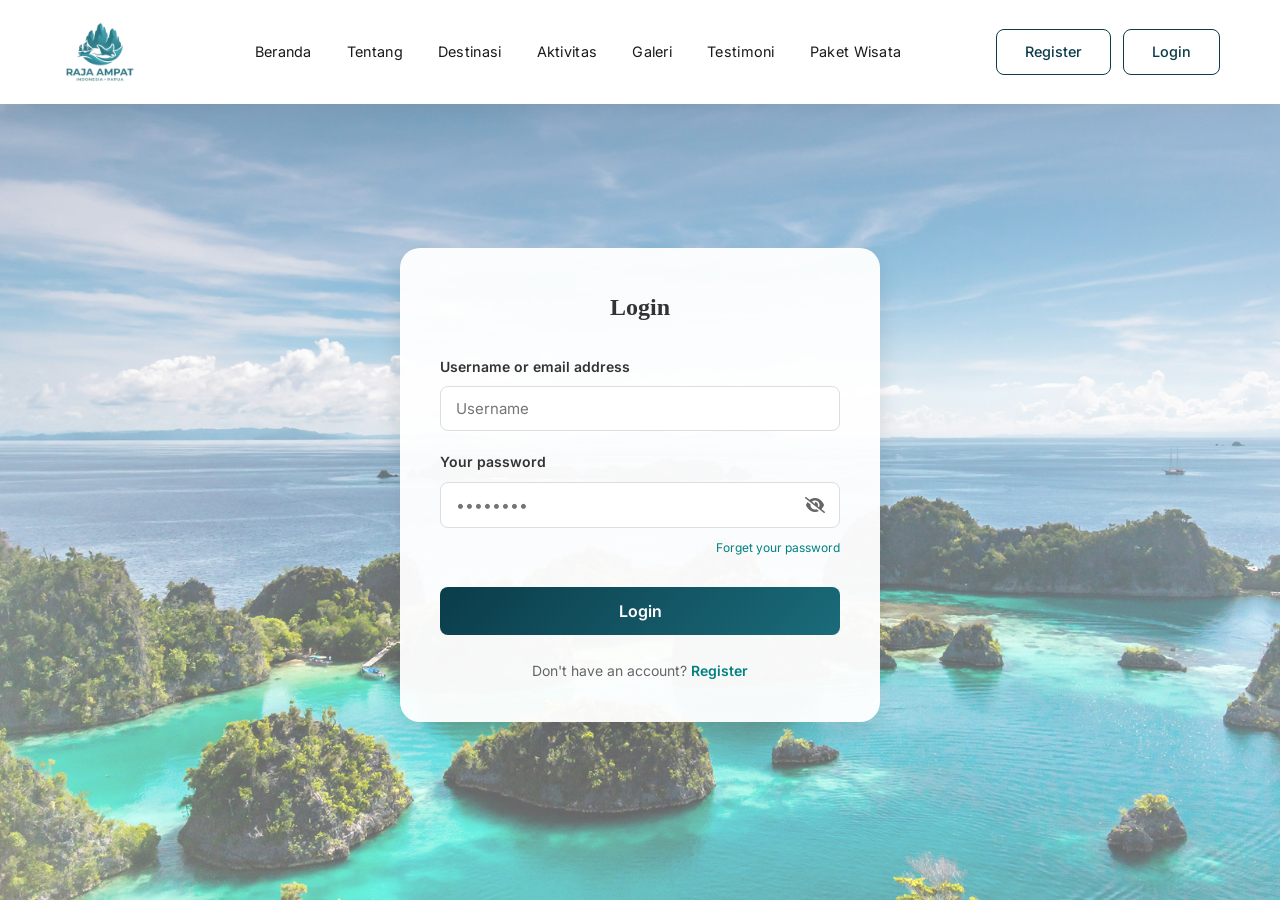
<file: login.html>
<!DOCTYPE html>
<html lang="id">
<head>
    <meta charset="UTF-8">
    <meta name="viewport" content="width=device-width, initial-scale=1.0">
    <title>Login - Raja Ampat</title>
    
    <link rel="preconnect" href="https://fonts.googleapis.com">
    <link href="https://fonts.googleapis.com/css2?family=Inter:wght@400;500;600;700&display=swap" rel="stylesheet">
    <link rel="stylesheet" href="https://cdnjs.cloudflare.com/ajax/libs/font-awesome/6.0.0/css/all.min.css">

    <link rel="stylesheet" href="./assets/css/index.css">
    <link rel="stylesheet" href="./assets/css/auth.css">
</head>
<body class="auth-page">
    <div class="auth-overlay">
        
        <!-- NAVBAR -->
        <nav class="navbar scrolled" id="navbar">
            <div class="nav-logo">
                <img src="./assets/images/logo/logo.png" alt="Raja Ampat Logo">
            </div>

            <ul class="nav-links" id="navLinks">
                <li><a href="index.html#beranda">Beranda</a></li>
                <li><a href="index.html#tentang">Tentang</a></li>
                <li><a href="index.html#destinasi">Destinasi</a></li>
                <li><a href="index.html#aktivitas">Aktivitas</a></li>
                <li><a href="index.html#galeri">Galeri</a></li>
                <li><a href="index.html#testimoni">Testimoni</a></li>
                <li><a href="index.html#paket">Paket Wisata</a></li>
                <li class="nav-mobile-buttons" id="navMobileButtonsContainer">
                    <a href="./register.html" class="nav-btn nav-btn-mobile">Register</a>
                    <a href="./login.html" class="nav-btn nav-btn-mobile">Login</a>
                </li>
            </ul>

            <div class="nav-buttons" id="navButtonsContainer">
                <a href="./register.html" class="nav-btn nav-btn-desktop">Register</a>
                <a href="./login.html" class="nav-btn nav-btn-desktop">Login</a>
            </div>

            <button class="nav-hamburger" id="navHamburger" aria-label="Toggle menu">
                <span></span>
                <span></span>
                <span></span>
            </button>
        </nav>
        <div class="nav-overlay" id="navOverlay"></div>

        <main class="auth-main">
            <div class="auth-card">
                <h1 class="auth-title">Login</h1>
                
                <form id="loginForm">
                    <div class="form-group">
                        <label for="username">Username or email address</label>
                        <input type="text" id="username" placeholder="Username" required>
                    </div>

                    <div class="form-group">
                        <label for="password">Your password</label>
                        <div class="input-wrapper">
                            <input type="password" id="password" placeholder="••••••••" required>
                            <button type="button" class="toggle-password">
                                <i class="fas fa-eye-slash"></i>
                            </button>
                        </div>
                    </div>

                    <a href="#" target="_blank" class="forget-password">Forget your password</a>

                    <button type="submit" class="btn-primary">Login</button>
                </form>

                <p class="auth-footer">Don't have an account? <a href="register.html">Register</a></p>
            </div>
        </main>

    </div>
    
    <script src="./assets/js/auth.js"></script>
    <script src="./assets/js/navbar.js"></script>
</body>
</html>
</file>
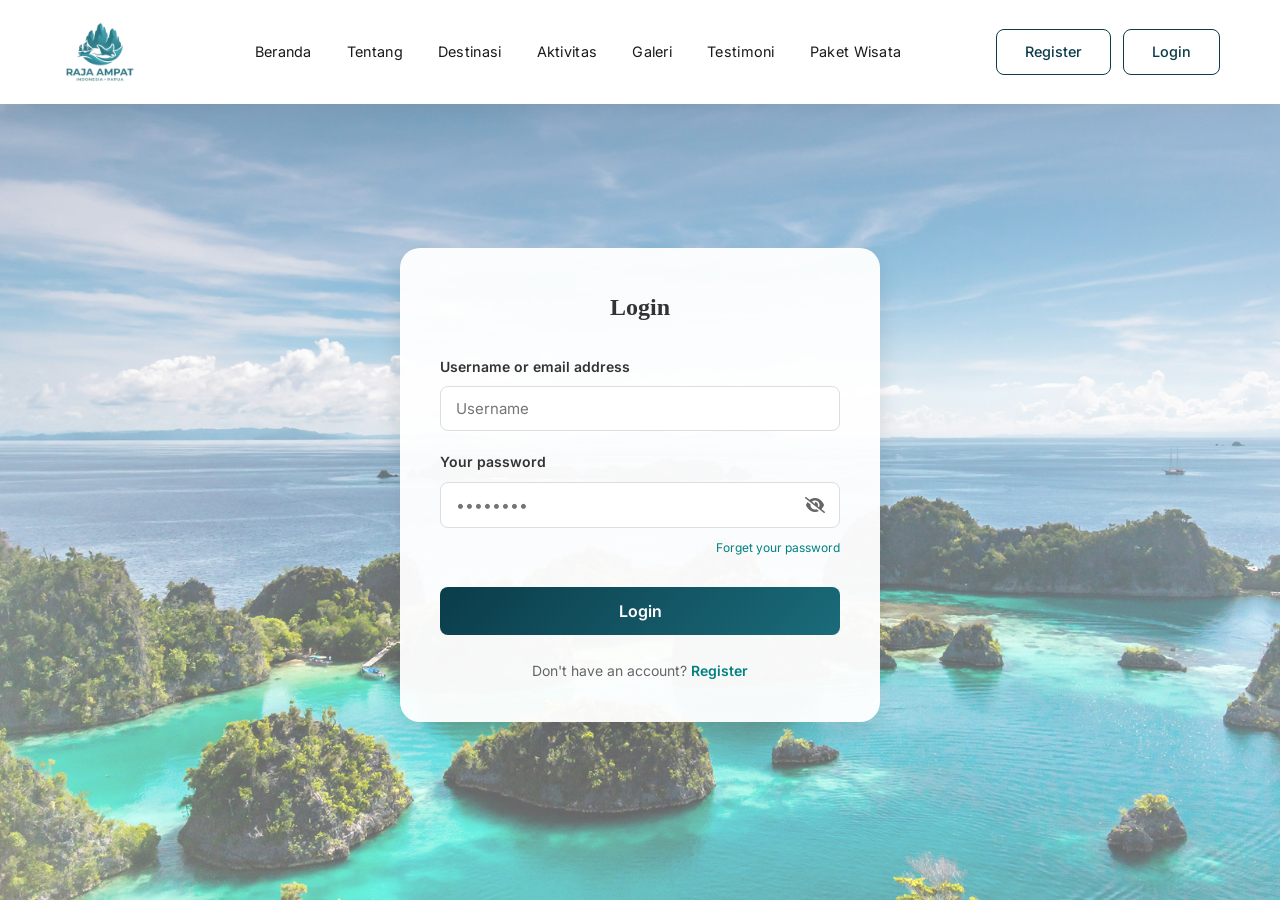
<file: order.html>
<!DOCTYPE html>
<html lang="id">
<head>
    <meta charset="UTF-8">
    <meta name="viewport" content="width=device-width, initial-scale=1.0">
    <title>Pemesanan Paket Wisata - Raja Ampat</title>
    
    <link rel="preconnect" href="https://fonts.googleapis.com">
    <link href="https://fonts.googleapis.com/css2?family=Inter:wght@400;500;600;700&display=swap" rel="stylesheet">
    <link rel="stylesheet" href="https://cdnjs.cloudflare.com/ajax/libs/font-awesome/6.0.0/css/all.min.css">

    <link rel="stylesheet" href="./assets/css/index.css">
    <link rel="stylesheet" href="./assets/css/auth.css">
    <link rel="stylesheet" href="./assets/css/order.css">
</head>
<body class="auth-page">
    <div class="auth-overlay">
        
        <!-- NAVBAR -->
        <nav class="navbar scrolled" id="navbar">
            <div class="nav-logo">
                <img src="./assets/images/logo/logo.png" alt="Raja Ampat Logo">
            </div>

            <ul class="nav-links" id="navLinks">
                <li><a href="index.html#beranda">Beranda</a></li>
                <li><a href="index.html#tentang">Tentang</a></li>
                <li><a href="index.html#destinasi">Destinasi</a></li>
                <li><a href="index.html#aktivitas">Aktivitas</a></li>
                <li><a href="index.html#galeri">Galeri</a></li>
                <li><a href="index.html#testimoni">Testimoni</a></li>
                <li><a href="index.html#paket">Paket Wisata</a></li>
                <li class="nav-mobile-buttons" id="navMobileButtonsContainer">
                    <a href="./register.html" class="nav-btn nav-btn-mobile">Register</a>
                    <a href="./login.html" class="nav-btn nav-btn-mobile">Login</a>
                </li>
            </ul>

            <div class="nav-buttons" id="navButtonsContainer">
                <a href="./register.html" class="nav-btn nav-btn-desktop">Register</a>
                <a href="./login.html" class="nav-btn nav-btn-desktop">Login</a>
            </div>

            <button class="nav-hamburger" id="navHamburger" aria-label="Toggle menu">
                <span></span>
                <span></span>
                <span></span>
            </button>
        </nav>
        <div class="nav-overlay" id="navOverlay"></div>
        

        <main class="auth-main" style="padding-top: 120px; padding-bottom: 50px;">
            <div class="auth-card" style="max-width: 600px; text-align: left;">
                <h1 class="auth-title" style="text-align: center; margin-bottom: 20px;">Form Pemesanan Paket Wisata</h1>
                
                <form id="orderForm">
                    <div class="form-group">
                        <label for="namaPemesan">Nama Pemesan</label>
                        <input type="text" id="namaPemesan" required disabled placeholder="Masukkan nama lengkap">
                    </div>

                    <div class="form-group">
                        <label for="nomorTelp">Nomor Telp/HP</label>
                        <input type="tel" id="nomorTelp" required placeholder="Contoh: 08123456789">
                    </div>

                    <div class="form-group">
                        <label for="waktuPerjalanan">Waktu Pelaksanaan Perjalanan (Hari)</label>
                        <input type="number" id="waktuPerjalanan" min="1" required placeholder="Contoh: 2">
                    </div>

                    <div class="form-group">
                        <label for="jumlahPeserta">Jumlah Peserta</label>
                        <input type="number" id="jumlahPeserta" min="1" required placeholder="Contoh: 2">
                    </div>

                    <div class="form-group">
                        <label>Pilihan Paket Perjalanan</label>
                        <div class="checkbox-group">
                            
                            <label class="checkbox-item" style="display: flex; align-items: center; gap: 15px;">
                                <input type="radio" name="paketWisata" class="layanan-radio" value="1000000" id="paketHemat" required style="margin-top: 5px;">
                                <div>
                                    <strong style="display: block; color: #1a4d4d;">Paket Hemat (Rp 1.000.000 / hari)</strong>
                                    <span style="font-size: 13px; color: #666; display: block; margin-top: 4px;">Fasilitas: Homestay, transport reguler, makan 2x sehari.</span>
                                </div>
                            </label>

                            <label class="checkbox-item" style="display: flex; align-items: center; gap: 15px;">
                                <input type="radio" name="paketWisata" class="layanan-radio" value="1500000" id="paketSantai" style="margin-top: 5px;">
                                <div>
                                    <strong style="display: block; color: #1a4d4d;">Paket Santai (Rp 1.500.000 / hari)</strong>
                                    <span style="font-size: 13px; color: #666; display: block; margin-top: 4px;">Fasilitas: Hotel standar, snorkeling, makan 3x sehari.</span>
                                </div>
                            </label>

                            <label class="checkbox-item" style="display: flex; align-items: center; gap: 15px;">
                                <input type="radio" name="paketWisata" class="layanan-radio" value="2500000" id="paketPuas" style="margin-top: 5px;">
                                <div>
                                    <strong style="display: block; color: #1a4d4d;">Paket Puas (Rp 2.500.000 / hari)</strong>
                                    <span style="font-size: 13px; color: #666; display: block; margin-top: 4px;">Fasilitas: Resort premium, diving, drone, makan 3x sehari.</span>
                                </div>
                            </label>

                        </div>
                    </div>

                    <div class="form-group">
                        <label for="hargaPaket">Harga Paket Perjalanan</label>
                        <input type="text" id="hargaPaket" readonly value="Rp 0">
                    </div>

                    <div class="form-group">
                        <label for="jumlahTagihan">Jumlah Tagihan</label>
                        <input type="text" id="jumlahTagihan" readonly value="Rp 0">
                    </div>

                    <div class="btn-container">
                        <a href="index.html" class="btn-cancel">Batal</a>
                        <button type="submit" class="btn-primary" style="margin-top: 0;">Simpan</button>
                    </div>
                </form>
            </div>
        </main>

    </div>

    <script src="./assets/js/order.js"></script>
    <script src="./assets/js/auth.js"></script>
    <script src="./assets/js/navbar.js"></script>
</body>
</html>
</file>
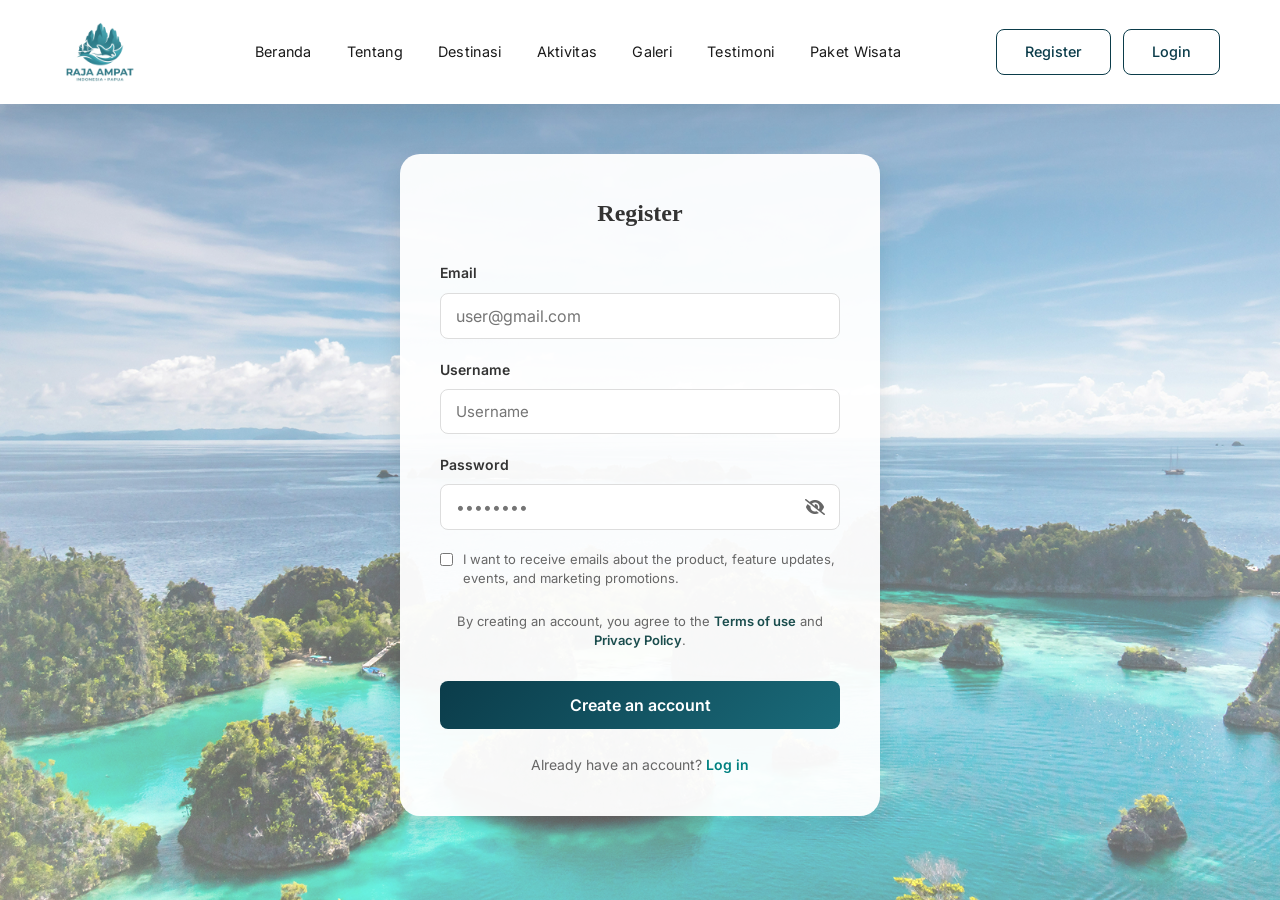
<file: register.html>
<!DOCTYPE html>
<html lang="id">
<head>
    <meta charset="UTF-8">
    <meta name="viewport" content="width=device-width, initial-scale=1.0">
    <title>Register - Raja Ampat</title>
    
    <link rel="preconnect" href="https://fonts.googleapis.com">
    <link href="https://fonts.googleapis.com/css2?family=Inter:wght@400;500;600;700&display=swap" rel="stylesheet">
    <link rel="stylesheet" href="https://cdnjs.cloudflare.com/ajax/libs/font-awesome/6.0.0/css/all.min.css">

    <link rel="stylesheet" href="./assets/css/index.css">
    <link rel="stylesheet" href="./assets/css/auth.css">
</head>
<body class="auth-page">
    <div class="auth-overlay">
        
        <!-- NAVBAR -->
        <nav class="navbar scrolled" id="navbar">
            <div class="nav-logo">
                <img src="./assets/images/logo/logo.png" alt="Raja Ampat Logo">
            </div>

            <ul class="nav-links" id="navLinks">
                <li><a href="index.html#beranda">Beranda</a></li>
                <li><a href="index.html#tentang">Tentang</a></li>
                <li><a href="index.html#destinasi">Destinasi</a></li>
                <li><a href="index.html#aktivitas">Aktivitas</a></li>
                <li><a href="index.html#galeri">Galeri</a></li>
                <li><a href="index.html#testimoni">Testimoni</a></li>
                <li><a href="index.html#paket">Paket Wisata</a></li>
                <li class="nav-mobile-buttons" id="navMobileButtonsContainer">
                    <a href="./register.html" class="nav-btn nav-btn-mobile">Register</a>
                    <a href="./login.html" class="nav-btn nav-btn-mobile">Login</a>
                </li>
            </ul>

            <div class="nav-buttons" id="navButtonsContainer">
                <a href="./register.html" class="nav-btn nav-btn-desktop">Register</a>
                <a href="./login.html" class="nav-btn nav-btn-desktop">Login</a>
            </div>

            <button class="nav-hamburger" id="navHamburger" aria-label="Toggle menu">
                <span></span>
                <span></span>
                <span></span>
            </button>
        </nav>
        <div class="nav-overlay" id="navOverlay"></div>

        <main class="auth-main">
            <div class="auth-card">
                <h1 class="auth-title">Register</h1>
                
                <form id="registerForm">
                    <div class="form-group">
                        <label for="email">Email</label>
                        <input type="email" id="email" placeholder="user@gmail.com" required>
                    </div>

                    <div class="form-group">
                        <label for="reg-username">Username</label>
                        <input type="text" id="reg-username" placeholder="Username" required>
                    </div>

                    <div class="form-group">
                        <label for="reg-password">Password</label>
                        <div class="input-wrapper">
                            <input type="password" id="reg-password" placeholder="••••••••" required>
                            <button type="button" class="toggle-password">
                                <i class="fas fa-eye-slash"></i>
                            </button>
                        </div>
                    </div>

                    <div class="terms-group">
                        <input type="checkbox" id="terms" name="terms" required>
                        <label for="terms">
                            I want to receive emails about the product, feature updates, events, and marketing promotions.
                        </label>
                    </div>

                    <p class="terms-text">By creating an account, you agree to the <a href="#" target="_blank">Terms of use</a> and <a href="#" target="_blank">Privacy Policy</a>.</p>
                    <button type="submit" class="btn-primary">Create an account</button>
                </form>

                <p class="auth-footer">Already have an account? <a href="login.html">Log in</a></p>
            </div>
        </main>

    </div>
    <script src="./assets/js/auth.js"></script>
    <script src="./assets/js/navbar.js"></script>
</body>
</html>
</file>
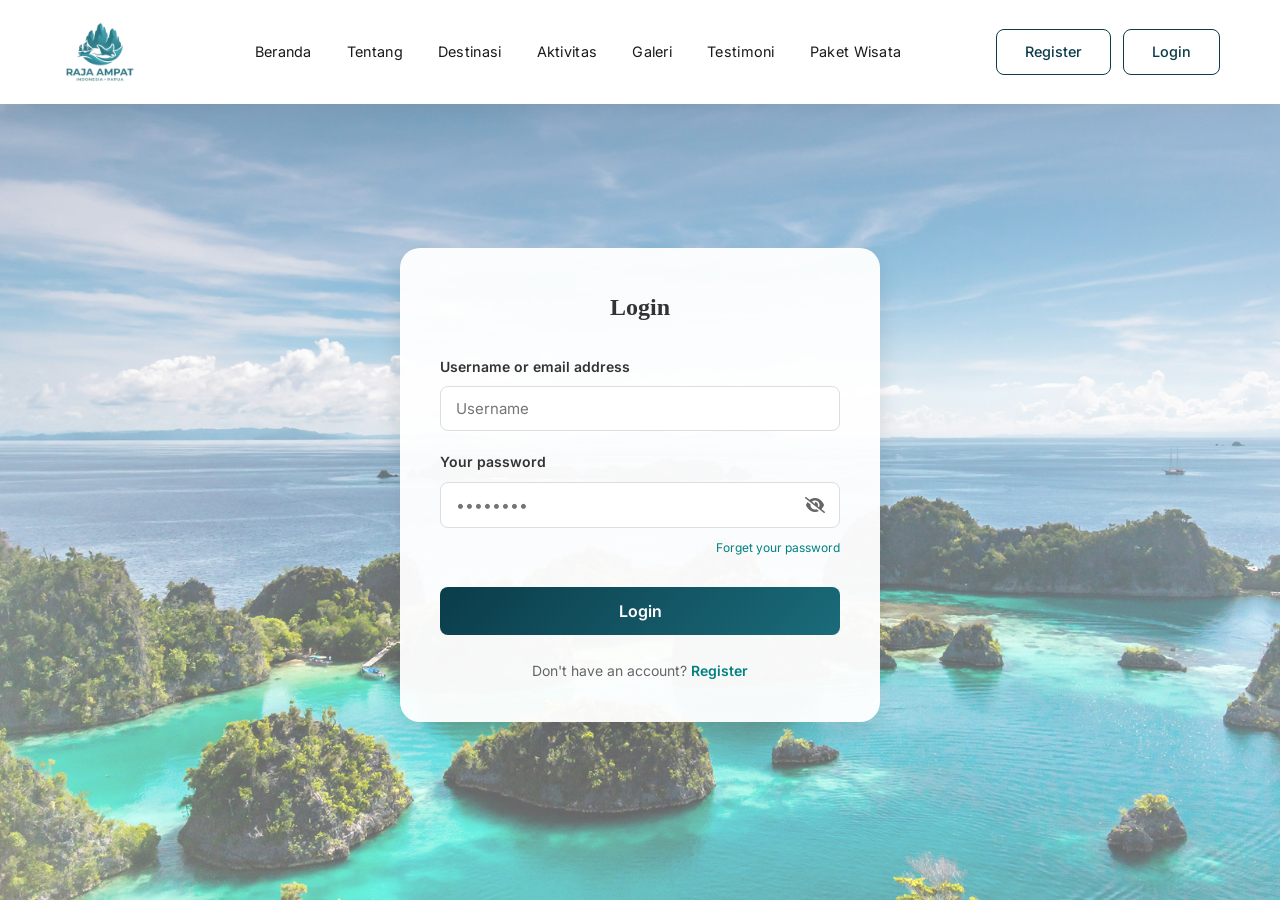
<file: resume.html>
<!DOCTYPE html>
<html lang="id">
<head>
    <meta charset="UTF-8">
    <meta name="viewport" content="width=device-width, initial-scale=1.0">
    <title>Rangkuman Reservasi - Raja Ampat</title>
    
    <link rel="preconnect" href="https://fonts.googleapis.com">
    <link href="https://fonts.googleapis.com/css2?family=Inter:wght@400;500;600;700&display=swap" rel="stylesheet">
    
    <link rel="stylesheet" href="./assets/css/index.css">
    <link rel="stylesheet" href="./assets/css/resume.css">
</head>
<body>

    <div class="resume-card">
        <h2 class="resume-title">Rangkuman Reservasi<br>Paket Wisata</h2>
        
        <div class="resume-data" id="resumeContainer">
            </div>

        <div class="action-buttons">
            <a href="order.html" class="btn-action btn-pesan-lagi">Pesan Lagi</a>
            <a href="index.html" class="btn-action btn-tidak" onclick="hapusCache()">Tidak</a>
        </div>
    </div>

    <script src="./assets/js/resume.js"></script>
</body>
</html>
</file>
<file: assets/css/index.css>
:root {
    --primary-dark: #0B3C4A;
    --primary: #1A6B7A;
    --accent: #F8BD05;
    --white: #ffffff;
    --bg-cream: #F5F0E8;
    --grid-line: #e8e4dc;
    --text-dark: #1a1a1a;
    --text-gray: #666666;
    --text-light: #888888;
}

* {
    margin: 0;
    padding: 0;
    box-sizing: border-box;
}

body {
    font-family: 'Inter', sans-serif;
    color: var(--text-dark);
    line-height: 1.6;
    overflow-x: hidden;
    background: var(--white);
}

h1, h2, h3, h4 {
    font-family: 'Playfair Display', serif;
}

/* ===== GRID BACKGROUND PATTERN ===== */
.grid-bg {
    position: relative;
    background-color: var(--white);
    background-image:
        linear-gradient(var(--grid-line) 1px, transparent 1px),
        linear-gradient(90deg, var(--grid-line) 1px, transparent 1px);
    background-size: 40px 40px;
}

/* ===== NAVBAR ===== */
.navbar {
    position: fixed;
    top: 0;
    left: 0;
    width: 100%;
    z-index: 1000;
    padding: 15px 60px;
    display: flex;
    justify-content: space-between;
    align-items: center;
    transition: all 0.4s ease;
    background: transparent;
}

.navbar.scrolled {
    background: var(--white);
    padding: 12px 60px;
    box-shadow: 0 2px 20px rgba(0, 0, 0, 0.08);
}

.nav-logo {
    display: flex;
    align-items: center;
    gap: 12px;
    width: 100px;
}

.nav-logo img {
    height: 80px;
    width: auto;
    filter: brightness(0) invert(1);
    transition: all 0.3s ease-in-out;
}

.navbar.scrolled .nav-logo img {
    filter: none;
}

.nav-links {
    display: flex;
    gap: 35px;
    list-style: none;
    align-items: center;
}

.nav-links a {
    color: var(--white);
    text-decoration: none;
    font-size: 0.9rem;
    font-weight: 400;
    letter-spacing: 0.3px;
    position: relative;
    transition: color 0.3s ease;
}

.navbar.scrolled .nav-links a {
    color: var(--text-dark);
}

.nav-links a:hover {
    color: var(--text-light);
}

.nav-links a.active {
    font-weight: 600;
    color: var(--white);
}

.navbar.scrolled .nav-links a.active {
    color: var(--text-dark);
    font-weight: 600;
}

.nav-buttons {
    display: flex;
    gap: 12px;
    align-items: center;
}

.nav-btn {
    padding: 10px 28px;
    border-radius: 8px;
    text-decoration: none;
    font-size: 0.9rem;
    font-weight: 500;
    transition: all 0.3s ease;
    border: none;
    cursor: pointer;
}

.nav-btn-desktop {
    background: transparent;
    color: var(--white);
    border: 1.5px solid var(--white);
}

.navbar.scrolled .nav-btn-desktop {
    color: var(--primary-dark);
    border-color: var(--primary-dark);
}

.nav-btn-desktop:hover {
    background: var(--white);
    color: var(--primary-dark);
}

.navbar.scrolled .nav-btn-desktop:hover {
    background: var(--primary-dark);
    color: var(--white);
}

.user-greeting {
    padding: 10px 28px;
    text-decoration: none;
    font-size: 0.9rem;
    font-weight: 500;
    transition: all 0.3s ease;
    border: none;
    cursor: pointer;
    color: var(--white);
}

.navbar.scrolled .user-greeting {
    color: var(--primary-dark);
}

/* ===== HAMBURGER ===== */
.nav-hamburger {
    display: none;
    flex-direction: column;
    justify-content: center;
    align-items: center;
    gap: 5px;
    width: 40px;
    height: 40px;
    background: transparent;
    border: none;
    cursor: pointer;
    z-index: 1100;
}

.nav-hamburger span {
    display: block;
    width: 24px;
    height: 2px;
    background: var(--white);
    border-radius: 2px;
    transition: all 0.35s ease;
    transform-origin: center;
}

.navbar.scrolled .nav-hamburger span {
    background: var(--text-dark);
}

.nav-hamburger.open span:nth-child(1) { transform: translateY(7px) rotate(45deg); }
.nav-hamburger.open span:nth-child(2) { opacity: 0; transform: scaleX(0); }
.nav-hamburger.open span:nth-child(3) { transform: translateY(-7px) rotate(-45deg); }

/* ===== OVERLAY ===== */
.nav-overlay {
    position: fixed;
    inset: 0;
    background: rgba(0, 0, 0, 0.5);
    z-index: 999;
    opacity: 0;
    pointer-events: none;
    transition: opacity 0.35s ease;
}

.nav-overlay.active {
    opacity: 1;
    pointer-events: all;
}

/* ===== MOBILE BUTTONS (hanya tampil di drawer) ===== */
.nav-mobile-buttons {
    display: none;
    width: 100%;
}

/* ===== RESPONSIVE TABLET ===== */
@media (max-width: 1024px) and (min-width: 769px) {
    .nav-links { gap: 20px; }
    .about-container { grid-template-columns: 1fr; }
    .destinations-grid { grid-template-columns: repeat(2, 1fr); }
    .activities-grid { grid-template-columns: repeat(2, 1fr); }
    .gallery-grid { grid-template-columns: 1fr 1fr; grid-template-rows: auto; }
    .gallery-item.large { grid-row: span 1; }
    .testimonial-card { flex: 0 0 calc(50% - 10px); }
    .footer-grid { grid-template-columns: 1fr 1fr; }
}

/* ===== RESPONSIVE MOBILE ===== */
@media (max-width: 768px) {
    .navbar { padding: 15px 25px; }
    .navbar.scrolled { padding: 10px 25px; }
    .nav-buttons { display: none !important; }
    .nav-hamburger { display: flex; }
    .nav-links {
        position: fixed;
        top: 0;
        right: 0;
        width: min(280px, 80vw);
        height: 100vh;
        background: var(--primary-dark);
        flex-direction: column;
        padding: 80px 30px 40px;
        gap: 0;
        z-index: 1000;
        transform: translateX(100%);
        transition: transform 0.4s ease;
        overflow-y: auto;
        display: flex !important;
    }

    .nav-links.open {
        transform: translateX(0);
    }

    .nav-links li a {
        display: block;
        padding: 14px 0;
        font-size: 1rem;
        color: rgba(255, 255, 255, 0.8) !important;
        border-bottom: 1px solid rgba(255, 255, 255, 0.1);
        transition: color 0.2s, padding-left 0.2s;
    }

    .nav-links li a:hover,
    .nav-links li a.active {
        color: var(--white) !important;
        padding-left: 8px;
        font-weight: 600;
    }

    .nav-mobile-buttons {
        display: flex;
        flex-direction: column;
        gap: 12px;
        margin-top: 24px;
    }

    .nav-mobile-buttons .nav-btn {
        display: block;
        text-align: center;
        width: 100%;
        padding: 10px 28px;
        border-radius: 8px;
        font-size: 0.9rem;
        font-weight: 500;
        transition: all 0.3s ease;
        text-decoration: none;
        box-sizing: border-box;
    }

    .nav-mobile-buttons .nav-btn-mobile {
        background: transparent;
        color: var(--white);
        border: 1.5px solid var(--white);
    }

    .hero { min-height: 100svh; }
    .about, .destinations, .gallery,
    .testimonials, .cta, .activities { padding: 60px 25px; }
    .footer { padding: 60px 25px 30px; }
    .destinations-grid { grid-template-columns: 1fr; }
    .activities-grid { grid-template-columns: 1fr; }
    .gallery-grid {
        grid-template-columns: 1fr;
        grid-auto-rows: 260px;
    }
    .gallery-item.large,
    .gallery-item.wide { grid-column: span 1; grid-row: span 1; }
    .testimonial-card { flex: 0 0 100%; }
    .footer-grid { grid-template-columns: 1fr; gap: 30px; }
    .cta h2 { font-size: 2rem; }
}

/* ===== HERO SECTION ===== */
.hero {
    height: 100vh;
    background: linear-gradient(135deg, rgba(11, 60, 74, 0.7), rgba(26, 107, 122, 0.5)), url('../images/photo/piaynemo-3.png') center/cover;
    display: flex;
    align-items: center;
    justify-content: center;
    text-align: center;
    position: relative;
}

.hero-content {
    color: var(--white);
    max-width: 1000px;
    padding: 0 2rem;
    animation: fadeInUp 1s ease;
}

@keyframes fadeInUp {
    from {
        opacity: 0;
        transform: translateY(30px);
    }
    to {
        opacity: 1;
        transform: translateY(0);
    }
}

.hero-subtitle {
    font-size: 0.85rem;
    letter-spacing: 4px;
    text-transform: uppercase;
    margin-bottom: 1.5rem;
    opacity: 0.9;
}

.hero h1 {
    font-family: 'Playfair Display', serif;
    font-size: clamp(2.5rem, 6vw, 4.5rem);
    font-weight: 700;
    line-height: 1.1;
    margin-bottom: 1.5rem;
}

.hero p {
    font-size: 1.4rem;
    font-weight: 300;
    opacity: 0.9;
    max-width: 700px;
    margin: 0 auto 2.5rem;
}

section {
    padding: 6rem 5%;
}

/* ===== ABOUT SECTION ===== */
.about {
    padding: 100px 60px;
}

.about-container {
    max-width: 1100px;
    margin: 0 auto;
    display: grid;
    grid-template-columns: 1fr 1.2fr;
    gap: 60px;
    align-items: center;
}

.about-image {
    position: relative;
}

.about-image img {
    width: 100%;
    height: 400px;
    object-fit: cover;
    border-radius: 20px;
    box-shadow: 0 15px 50px rgba(0, 0, 0, 0.12);
}

.about-content h2 {
    font-size: 2.4rem;
    color: var(--primary-dark);
    margin-bottom: 25px;
    line-height: 1.2;
    font-weight: 700;
}

.about-content p {
    color: var(--text-gray);
    font-size: 0.95rem;
    line-height: 1.8;
    margin-bottom: 18px;
}

.stats-grid {
    display: grid;
    grid-template-columns: repeat(auto-fit, minmax(120px, 1fr));
    gap: 30px;
    margin-top: 35px;
}

.stat-item {
    text-align: left;
}

.stat-number {
    font-family: 'Playfair Display', serif;
    font-size: 2.2rem;
    font-weight: 700;
    color: var(--primary-dark);
    display: block;
    line-height: 1;
}

.stat-label {
    font-size: 0.75rem;
    color: var(--text-light);
    text-transform: uppercase;
    letter-spacing: 1px;
    margin-top: 8px;
    font-weight: 500;
}

/* ===== DESTINATIONS SECTION ===== */
.destinations {
    padding: 100px 60px;
}

.section-header {
    text-align: center;
    margin-bottom: 60px;
}

.section-header h2 {
    font-size: 2.6rem;
    color: var(--primary-dark);
    margin-bottom: 12px;
    font-weight: 700;
}

.section-header p {
    color: var(--text-gray);
    font-size: 0.95rem;
    max-width: 600px;
    margin: 0 auto;
}

.destinations-grid {
    max-width: 1100px;
    margin: 0 auto;
    display: grid;
    grid-template-columns: repeat(3, 1fr);
    gap: 25px;
}

.destination-card {
    position: relative;
    border-radius: 16px;
    overflow: hidden;
    height: 380px;
    cursor: pointer;
    box-shadow: 0 10px 40px rgba(0, 0, 0, 0.1);
    transition: transform 0.3s ease;
}

.destination-card:hover {
    transform: translateY(-10px);
}

.destination-card img {
    width: 100%;
    height: 100%;
    object-fit: cover;
    transition: transform 0.5s ease;
}

.destination-card:hover img {
    transform: scale(1.1);
}

.destination-overlay {
    position: absolute;
    bottom: 0;
    left: 0;
    width: 100%;
    padding: 40px 25px 25px;
    background: linear-gradient(to top, rgba(10, 45, 55, 0.95) 0%, transparent 100%);
}

.destination-title {
    color: var(--white);
    font-size: 1.4rem;
    font-weight: 700;
    margin-bottom: 8px;
}

.destination-desc {
    color: rgba(255, 255, 255, 0.85);
    font-size: 1rem;
    line-height: 1.5;
}

.destinations-btn {
    text-align: center;
    margin-top: 50px;
}

.btn-primary {
    display: inline-block;
    background: linear-gradient(135deg, var(--primary-dark), var(--primary));
    color: var(--white);
    padding: 14px 35px;
    border-radius: 30px;
    text-decoration: none;
    font-weight: 600;
    font-size: 0.9rem;
    transition: all 0.3s ease-in-out;
}

.btn-primary:hover {
    transform: translateY(-3px);
    box-shadow: 0 10px 30px rgba(26, 74, 74, 0.3);
}

/* ===== ACTIVITIES SECTION ===== */
.activities {
    padding: 100px 60px;
    background: linear-gradient(135deg, var(--primary-dark) 0%, var(--primary) 100%);
    position: relative;
    overflow: hidden;
}

.activities .section-header h2,
.activities .section-header p {
    color: var(--white);
}

.activities-grid {
    max-width: 1100px;
    margin: 0 auto;
    display: grid;
    grid-template-columns: repeat(4, 1fr);
    gap: 25px;
}

.activity-card {
    background: rgba(255, 255, 255, 0.1);
    backdrop-filter: blur(10px);
    border-radius: 16px;
    padding: 40px 25px;
    text-align: center;
    border: 1px solid rgba(255, 255, 255, 0.15);
    transition: all 0.3s ease;
}

.activity-card:hover {
    background: rgba(255, 255, 255, 0.2);
    transform: translateY(-5px);
}

.activity-icon {
    width: 200px;
    margin: 0 auto 20px;
    overflow: hidden;
    display: flex;
    align-items: center;
    justify-content: center;
}

.activity-icon img {
    width: 100%;
    height: 100%;
    
}

.activity-title {
    font-family: 'Inter', sans-serif;
    color: var(--white);
    font-size: 1.2rem;
    font-weight: 600;
    margin-bottom: 12px;
}

.activity-desc {
    color: rgba(255, 255, 255, 0.8);
    font-size: 0.8rem;
    line-height: 1.6;
}

/* ===== GALLERY SECTION ===== */
.gallery {
    padding: 100px 60px;
}

.gallery-grid {
    max-width: 1100px;
    margin: 0 auto;
    display: grid;
    grid-template-columns: 2fr 1fr 1fr;
    grid-template-rows: 280px 280px;
    gap: 15px;
}

.gallery-item {
    position: relative;
    border-radius: 16px;
    overflow: hidden;
    cursor: pointer;
}

.gallery-item img {
    width: 100%;
    height: 100%;
    object-fit: cover;
    transition: transform 0.5s ease;
}

.gallery-item:hover img {
    transform: scale(1.05);
}

.gallery-item.large {
    grid-row: span 2;
}

.gallery-item.wide {
    grid-column: span 2;
}

.gallery-overlay {
    position: absolute;
    bottom: 0;
    left: 0;
    width: 100%;
    padding: 25px;
    background: linear-gradient(to top, rgba(0, 0, 0, 0.7) 0%, transparent 100%);
}

.gallery-overlay span {
    color: var(--white);
    font-size: 0.95rem;
    font-weight: 500;
}

/* ===== TESTIMONIALS SECTION ===== */
.testimonials {
    padding: 100px 60px;
    background: var(--bg-cream);
}

.testimonials-grid {
    max-width: 1000px;
    margin: 0 auto;
    display: flex;
    flex-wrap: wrap;
    justify-content: center;
    gap: 20px;
}

.testimonial-card {
    background: var(--white);
    padding: 35px 30px;
    border-radius: 16px;
    text-align: center;
    transition: all 0.3s ease;
    flex: 0 0 calc(33.333% - 14px);
    min-width: 280px;
    box-shadow: 0 4px 20px rgba(0, 0, 0, 0.06);
}

.testimonial-card:nth-child(4),
.testimonial-card:nth-child(5) {
    flex: 0 0 calc(33.333% - 14px);
}

.testimonial-card:hover {
    transform: translateY(-5px);
    box-shadow: 0 15px 40px rgba(0, 0, 0, 0.1);
}

.testimonial-quote {
    color: var(--text-dark);
    font-size: 1rem;
    line-height: 1.6;
    margin-bottom: 20px;
    font-weight: 500;
}

.testimonial-stars {
    color: var(--accent);
    font-size: 1.3rem;
    margin-bottom: 15px;
    letter-spacing: 3px;
}

.testimonial-stars .unfilled {
    color: var(--text-light);
}

.testimonial-name {
    font-weight: 700;
    color: var(--primary-dark);
    font-size: 1.05rem;
    margin-bottom: 4px;
}

.testimonial-role {
    font-size: 0.85rem;
    color: var(--text-light);
}

/* =========================================================
   PAKET WISATA SECTION
   ========================================================= */
.package-section {
    padding: 100px 60px;
    position: relative;
    background-color: var(--white);
    background-image:
        linear-gradient(var(--grid-line) 1px, transparent 1px),
        linear-gradient(90deg, var(--grid-line) 1px, transparent 1px);
    background-size: 40px 40px;
}

.package-header {
    text-align: center;
    margin-bottom: 60px;
}

.package-header h2 {
    font-family: 'Playfair Display', serif;
    font-size: 2.6rem;
    color: var(--primary-dark);
    margin-bottom: 12px;
    font-weight: 700;
}

.package-header p {
    color: var(--text-gray);
    font-size: 0.95rem;
    max-width: 600px;
    margin: 0 auto;
}

.package-grid {
    display: grid;
    grid-template-columns: repeat(3, 1fr);
    gap: 25px;
    max-width: 1100px;
    margin: 0 auto;
    padding-top: 30px;
}

.package-card:hover {
    transform: translateY(-10px);
    box-shadow: 0 20px 60px rgba(0, 0, 0, 0.12);
}

.package-img {
    width: 100%;
    height: 200px;
    object-fit: cover;
    transition: transform 0.5s ease;
}

.package-card:hover .package-img {
    transform: scale(1.05);
}

.package-content {
    padding: 30px 25px;
    display: flex;
    flex-direction: column;
    flex: 1;
}

.package-title {
    font-family: 'Playfair Display', serif;
    font-size: 1.3rem;
    color: var(--primary-dark);
    text-align: center;
    margin-bottom: 20px;
    font-weight: 700;
    letter-spacing: 0.5px;
}

.package-features {
    list-style: none;
    margin-bottom: 25px;
    flex: 1;
}

.package-features li {
    font-size: 0.9rem;
    color: var(--text-gray);
    margin-bottom: 12px;
    display: flex;
    align-items: flex-start;
    gap: 10px;
    line-height: 1.5;
}

.package-features li i {
    color: var(--primary);
    margin-top: 2px;
    flex-shrink: 0;
}

.btn-youtube {
    display: block;
    text-align: center;
    background-color: #ffeaea;
    color: #d9534f;
    padding: 10px;
    border-radius: 8px;
    text-decoration: none;
    font-size: 0.85rem;
    font-weight: 600;
    margin-bottom: 20px;
    transition: all 0.3s ease;
}

.btn-youtube:hover {
    background-color: #d9534f;
    color: var(--white);
}

.package-price {
    background: linear-gradient(135deg, rgba(11, 60, 74, 0.06), rgba(26, 107, 122, 0.06));
    padding: 15px;
    text-align: center;
    border-radius: 10px;
    margin-bottom: 20px;
    border: 1px solid rgba(26, 107, 122, 0.12);
}

.package-price span {
    font-size: 0.75rem;
    color: var(--text-light);
    text-transform: uppercase;
    letter-spacing: 0.5px;
}

.package-price h4 {
    font-family: 'Playfair Display', serif;
    font-size: 1.5rem;
    color: var(--primary-dark);
    margin: 4px 0 2px;
    font-weight: 700;
}

.package-price .price-suffix {
    font-size: 0.75rem;
    color: var(--text-light);
}

.btn-buy {
    display: block;
    width: 100%;
    text-align: center;
    background: linear-gradient(135deg, var(--primary-dark), var(--primary));
    color: var(--white);
    padding: 14px;
    border-radius: 30px;
    text-decoration: none;
    font-weight: 600;
    font-size: 0.9rem;
    transition: all 0.3s ease-in-out;
    letter-spacing: 0.3px;
}

.btn-buy:hover {
    transform: translateY(-3px);
    box-shadow: 0 10px 30px rgba(26, 74, 74, 0.3);
}

/* Badge Paling Laris */
.package-card {
    background: #ffffff;
    border-radius: 15px;
    overflow: hidden; /* Biar badge pita yang keluar kotak terpotong rapi */
    box-shadow: 0 8px 25px rgba(0,0,0,0.06);
    transition: all 0.3s ease;
    display: flex;
    flex-direction: column;
    
    /* SELEKTOR UTAMA YANG WAJIB ADA: Gembok posisi elemen anak */
    position: relative !important; 
    border: 1px solid transparent;
}

/* Sempurnakan posisi pita diagonalnya */
.popular-badge {
    position: absolute !important;
    top: 20px;
    right: -35px;
    background: #d9534f;
    color: white;
    padding: 6px 40px;
    font-size: 11px;
    font-weight: bold;
    text-transform: uppercase;
    transform: rotate(45deg);
    z-index: 10;
    box-shadow: 0 2px 8px rgba(0,0,0,0.15);
    letter-spacing: 0.5px;
}

/* Supaya card tengah tidak terlalu jomplang tapi tetep stand out */
.popular-card {
    border: 2px solid #1a4d4d !important;
}

/* ===== CTA SECTION ===== */
.cta {
    padding: 120px 60px;
    text-align: center;
    position: relative;
    overflow: hidden;
}

.cta-content {
    position: relative;
    z-index: 2;
    max-width: 700px;
    margin: 0 auto;
}

.cta h2 {
    color: var(--primary-dark);
    font-size: 2.8rem;
    margin-bottom: 20px;
    font-weight: 700;
}

.cta p {
    color: var(--text-gray);
    font-size: 1rem;
    margin-bottom: 40px;
    line-height: 1.8;
}

.cta-btn {
    display: inline-block;
    background: linear-gradient(135deg, var(--primary-dark), var(--primary));
    color: var(--white);
    padding: 16px 50px;
    border-radius: 35px;
    text-decoration: none;
    font-weight: 700;
    font-size: 1rem;
    transition: all 0.3s ease-in-out;
}

.cta-btn:hover {
    transform: translateY(-3px);
    box-shadow: 0 15px 40px rgba(26, 74, 74, 0.3);
}

/* ===== FOOTER ===== */
.footer {
    background: var(--text-dark);
    padding: 80px 60px 30px;
    color: var(--white);
}

.footer-grid {
    max-width: 1100px;
    margin: 0 auto;
    display: grid;
    grid-template-columns: 2fr 1fr 1fr 1.5fr;
    gap: 50px;
    margin-bottom: 50px;
}

.footer-brand h3 {
    font-family: 'Playfair Display', serif;
    font-size: 1.8rem;
    margin-bottom: 15px;
}

.footer-brand p {
    color: rgba(255, 255, 255, 0.7);
    font-size: 0.85rem;
    line-height: 1.7;
}

.footer-links h4,
.footer-contact h4 {
    font-size: 1rem;
    margin-bottom: 20px;
    color: var(--white);
    font-family: 'Inter', sans-serif;
    font-weight: 600;
}

.footer-links ul {
    list-style: none;
}

.footer-links li {
    margin-bottom: 10px;
}

.footer-links a {
    color: rgba(255, 255, 255, 0.7);
    text-decoration: none;
    font-size: 0.85rem;
    transition: color 0.3s ease;
}

.footer-links a:hover {
    color: var(--primary);
}

.footer-contact p {
    color: rgba(255, 255, 255, 0.7);
    font-size: 0.85rem;
    margin-bottom: 8px;
}

.footer-contact a {
    color: rgba(255, 255, 255, 0.7);
    font-weight: 600;
    text-decoration: none;
}

.footer-bottom {
    border-top: 1px solid rgba(255, 255, 255, 0.1);
    padding-top: 25px;
    text-align: center;
    color: rgba(255, 255, 255, 0.5);
    font-size: 0.8rem;
}

/* ===== RESPONSIVE ===== */
@media (max-width: 1024px) {
    .hero-title { font-size: 3.5rem; }
    .about-container { grid-template-columns: 1fr; }
    .destinations-grid { grid-template-columns: repeat(2, 1fr); }
    .activities-grid { grid-template-columns: repeat(2, 1fr); }
    .gallery-grid { grid-template-columns: 1fr 1fr; grid-template-rows: auto; }
    .gallery-item.large { grid-row: span 1; }
    .testimonial-card,
    .testimonial-card:nth-child(4),
    .testimonial-card:nth-child(5) {
        flex: 0 0 calc(50% - 10px);
    }
    .footer-grid { grid-template-columns: 1fr 1fr; }
}

@media (max-width: 768px) {
    .navbar { padding: 15px 25px; }
    .navbar.scrolled { padding: 10px 25px; }
    .nav-links { display: none; }
    .nav-buttons { gap: 8px; }
    .nav-btn { padding: 8px 18px; font-size: 0.8rem; }
    .hero-title { font-size: 2.5rem; }
    .hero { min-height: 600px; }
    .about, .destinations, .activities, .gallery, .testimonials, .cta, .footer { padding: 60px 25px; }
    .stats-grid { gap: 20px; }
    .destinations-grid { grid-template-columns: 1fr; }
    .activities-grid { grid-template-columns: 1fr; }
    .package-grid { grid-template-columns: 1fr; }
    .gallery-grid { grid-template-columns: 1fr; grid-auto-rows: clamp(220px, 30vw, 280px); }
    .gallery-item.large,
    .gallery-item.wide { grid-column: span 1; grid-row: span 1; }
    .testimonial-card,
    .testimonial-card:nth-child(4),
    .testimonial-card:nth-child(5) {
        flex: 0 0 100%;
    }
    .footer-grid { grid-template-columns: 1fr; gap: 30px; }
    .cta h2 { font-size: 2rem; }
}

/* ===== ANIMATIONS ===== */
@keyframes fadeInUp {
    from { opacity: 0; transform: translateY(30px); }
    to { opacity: 1; transform: translateY(0); }
}

.fade-in {
    opacity: 0;
    transform: translateY(30px);
    transition: all 0.8s ease;
}

.fade-in.visible {
    opacity: 1;
    transform: translateY(0);
}
</file>
<file: assets/css/auth.css>
* {
    margin: 0;
    padding: 0;
    box-sizing: border-box;
    font-family: 'Inter', sans-serif;
}

body.auth-page {
    background-image: url('../images/photo/piaynemo-3.png'); 
    background-size: cover;
    background-position: center;
    background-attachment: fixed;
    background-repeat: no-repeat;
    min-height: 100vh;
    width: 100%;
}

.auth-overlay {
    background-color: rgba(255, 255, 255, 0.4);
    min-height: 100vh;
    display: flex;
    flex-direction: column;
}

.auth-main {
    flex: 1;
    display: flex;
    justify-content: center;
    align-items: center;
    padding: 20px;
    padding-top: 120px;
    padding-bottom: 50px;
}

.auth-card {
    background-color: rgba(255, 255, 255, 0.95);
    padding: 40px;
    border-radius: 20px;
    box-shadow: 0 10px 25px rgba(0,0,0,0.1);
    width: 100%;
    max-width: 480px;
    text-align: center;
}

.auth-title {
    font-size: 24px;
    font-weight: 600;
    color: #333;
    margin-bottom: 30px;
}

.form-group {
    text-align: left;
    margin-bottom: 20px;
}

.form-group label {
    display: block;
    font-size: 14px;
    color: #666;
    margin-bottom: 8px;
}

.input-wrapper {
    position: relative;
}

.form-group input {
    width: 100%;
    padding: 12px 15px;
    border: 1px solid #ddd;
    border-radius: 8px;
    font-size: 16px;
    transition: border-color 0.3s;
}

.form-group input:focus {
    outline: none;
    border-color: #008080;
}

.toggle-password {
    position: absolute;
    right: 15px;
    top: 50%;
    transform: translateY(-50%);
    border: none;
    background: transparent;
    cursor: pointer;
    color: #666;
    font-size: 16px;
}

.toggle-password:hover {
    color: #1a4d4d;
}

.input-wrapper {
    position: relative;
}

.input-wrapper input {
    padding-right: 45px;
}

.forget-password {
    display: block;
    text-align: right;
    font-size: 12px;
    color: #008080;
    text-decoration: none;
    margin-top: -10px;
    margin-bottom: 20px;
}

.or-divider {
    display: flex;
    align-items: center;
    color: #888;
    font-size: 14px;
    margin: 25px 0;
}

.or-divider::before,
.or-divider::after {
    content: "";
    flex: 1;
    height: 1px;
    background-color: #ddd;
}

.or-divider span {
    padding: 0 15px;
}

.social-btn {
    display: flex;
    align-items: center;
    justify-content: center;
    width: 100%;
    padding: 12px;
    border: 1px solid #ddd;
    border-radius: 8px;
    background-color: white;
    color: #333;
    font-size: 16px;
    text-decoration: none;
    margin-bottom: 15px;
    transition: background-color 0.3s;
}

.social-btn:hover {
    background-color: #f9f9f9;
}

.social-btn img {
    height: 20px;
    margin-right: 10px;
}

.btn-primary {
    width: 100%;
    padding: 15px;
    border: none;
    border-radius: 8px;
    background-color: #4f6f6f;
    color: white;
    font-size: 16px;
    font-weight: 600;
    cursor: pointer;
    transition: background-color 0.3s;
    margin-top: 10px;
}

.btn-primary:hover {
    background-color: #3f5959;
}

.auth-footer {
    font-size: 14px;
    color: #666;
    margin-top: 25px;
}

.auth-footer a {
    color: #008080;
    text-decoration: none;
    font-weight: 600;
}

.password-requirements {
    font-size: 12px;
    color: #888;
    text-align: left;
    margin-top: -10px;
    margin-bottom: 20px;
    list-style-type: none;
    display: grid;
    grid-template-columns: 1fr 1fr;
    gap: 5px;
}

.password-requirements li::before {
    content: "• ";
    color: #ddd;
}

.terms-group {
    display: flex;
    align-items: flex-start;
    text-align: left;
    margin-bottom: 25px;
}

.terms-group input {
    margin-top: 3px;
    margin-right: 10px;
    cursor: pointer;
}

.terms-group label {
    font-size: 13px;
    color: #666;
    line-height: 1.4;
}

.terms-group a {
    color: #008080;
    text-decoration: none;
}

.terms-text {
    font-size: 13px;
    color: #666;
    text-align: center;
    margin-bottom: 20px;
    line-height: 1.5;
}
.terms-text a {
    color: #1a4d4d;
    text-decoration: none;
    font-weight: 600;
}


.auth-page .auth-card[style*="max-width: 600px"] {
    width: 100%;
    max-width: 700px !important;
    padding: 40px 50px;
}

.form-group {
    margin-bottom: 20px;
}

.form-group label {
    display: block;
    margin-bottom: 8px;
    font-weight: 600;
    color: #333;
    font-size: 14px;
}

.form-group input[type="text"],
.form-group input[type="tel"],
.form-group input[type="number"] {
    width: 100%;
    padding: 12px 15px;
    border: 1px solid #ddd;
    border-radius: 8px;
    font-size: 15px;
    transition: border-color 0.3s;
}

.checkbox-group {
    display: flex;
    flex-direction: column;
    gap: 12px;
    background: #f8fafd;
    padding: 15px;
    border-radius: 8px;
    border: 1px solid #eee;
}

.checkbox-item {
    display: flex;
    align-items: center;
    gap: 12px;
    cursor: pointer;
    font-size: 15px;
    color: #444;
}

.checkbox-item input[type="checkbox"] {
    appearance: auto !important;
    -webkit-appearance: checkbox !important;
    width: 18px !important;
    height: 18px !important;
    cursor: pointer;
    margin: 0;
}

.btn-container {
    display: flex;
    gap: 15px;
    margin-top: 30px;
}

.btn-cancel, .btn-primary {
    flex: 1;
    padding: 14px;
    text-align: center;
    border-radius: 8px;
    font-size: 16px;
    font-weight: 600;
    cursor: pointer;
    border: none;
    transition: all 0.3s ease-in-out;
}

.btn-cancel {
    background-color: #d9534f;
    color: white;
    text-decoration: none;
}

.btn-cancel:hover { background-color: #c9302c; }
</file>
<file: assets/css/order.css>
/* Styling tambahan khusus form pemesanan agar rapi */
.checkbox-group {
    display: flex;
    flex-direction: column;
    gap: 10px;
    margin-top: 8px;
}
.checkbox-item {
    display: flex;
    align-items: center;
    gap: 10px;
    font-size: 14px;
    color: #555;
    cursor: pointer;
}
.checkbox-item input {
    width: auto !important;
    cursor: pointer;
}
.form-group input[readonly] {
    background-color: #f4f7f7;
    border-color: #ddd;
    color: #1a4d4d;
    font-weight: 600;
    cursor: not-allowed;
}
.btn-container {
    display: flex;
    gap: 15px;
    margin-top: 25px;
}
.btn-cancel {
    display: block;
    width: 100%;
    text-align: center;
    background-color: #d9534f;
    color: white;
    padding: 15px;
    border-radius: 8px;
    text-decoration: none;
    font-weight: 600;
    transition: background 0.3s;
}
.btn-cancel:hover {
    background-color: #c9302c;
}
</file>
<file: assets/css/resume.css>
body {
    background-color: #f0f7f7;
    display: flex;
    justify-content: center;
    align-items: center;
    min-height: 100vh;
    margin: 0;
    font-family: 'Inter', sans-serif;
}
.resume-card {
    background: #ffffff;
    width: 100%;
    max-width: 500px;
    padding: 40px;
    border-radius: 15px;
    box-shadow: 0 10px 30px rgba(0,0,0,0.08);
}
.resume-title {
    text-align: center;
    color: #1a4d4d;
    font-size: 20px;
    margin-bottom: 30px;
    text-transform: uppercase;
    letter-spacing: 1px;
}
.resume-data {
    display: flex;
    flex-direction: column;
    gap: 15px;
}
.data-row {
    display: flex;
    align-items: flex-start;
    border-bottom: 1px dashed #eee;
    padding-bottom: 12px;
    font-size: 15px;
}
.data-label {
    flex: 0 0 45%;
    color: #666;
    font-weight: 500;
}
.data-colon {
    flex: 0 0 5%;
    color: #333;
    font-weight: 600;
}
.data-value {
    flex: 1;
    color: #333;
    font-weight: 600;
    text-align: right;
}
.total-row {
    margin-top: 10px;
    border-bottom: none;
    padding-top: 15px;
    border-top: 2px solid #1a4d4d;
}
.total-row .data-label, .total-row .data-colon, .total-row .data-value {
    color: #d9534f;
    font-size: 18px;
    font-weight: 700;
}
    
.action-buttons {
    display: flex;
    gap: 15px;
    margin-top: 40px;
}
.btn-action {
    flex: 1;
    padding: 12px;
    text-align: center;
    border-radius: 8px;
    font-weight: 600;
    text-decoration: none;
    transition: all 0.3s;
}
.btn-pesan-lagi {
    background: #1a4d4d;
    color: white;
    border: 1px solid #1a4d4d;
}
.btn-pesan-lagi:hover {
    background: #113333;
}
.btn-tidak {
    background: white;
    color: #666;
    border: 1px solid #ccc;
}
.btn-tidak:hover {
    background: #f9f9f9;
    color: #333;
}
</file>
